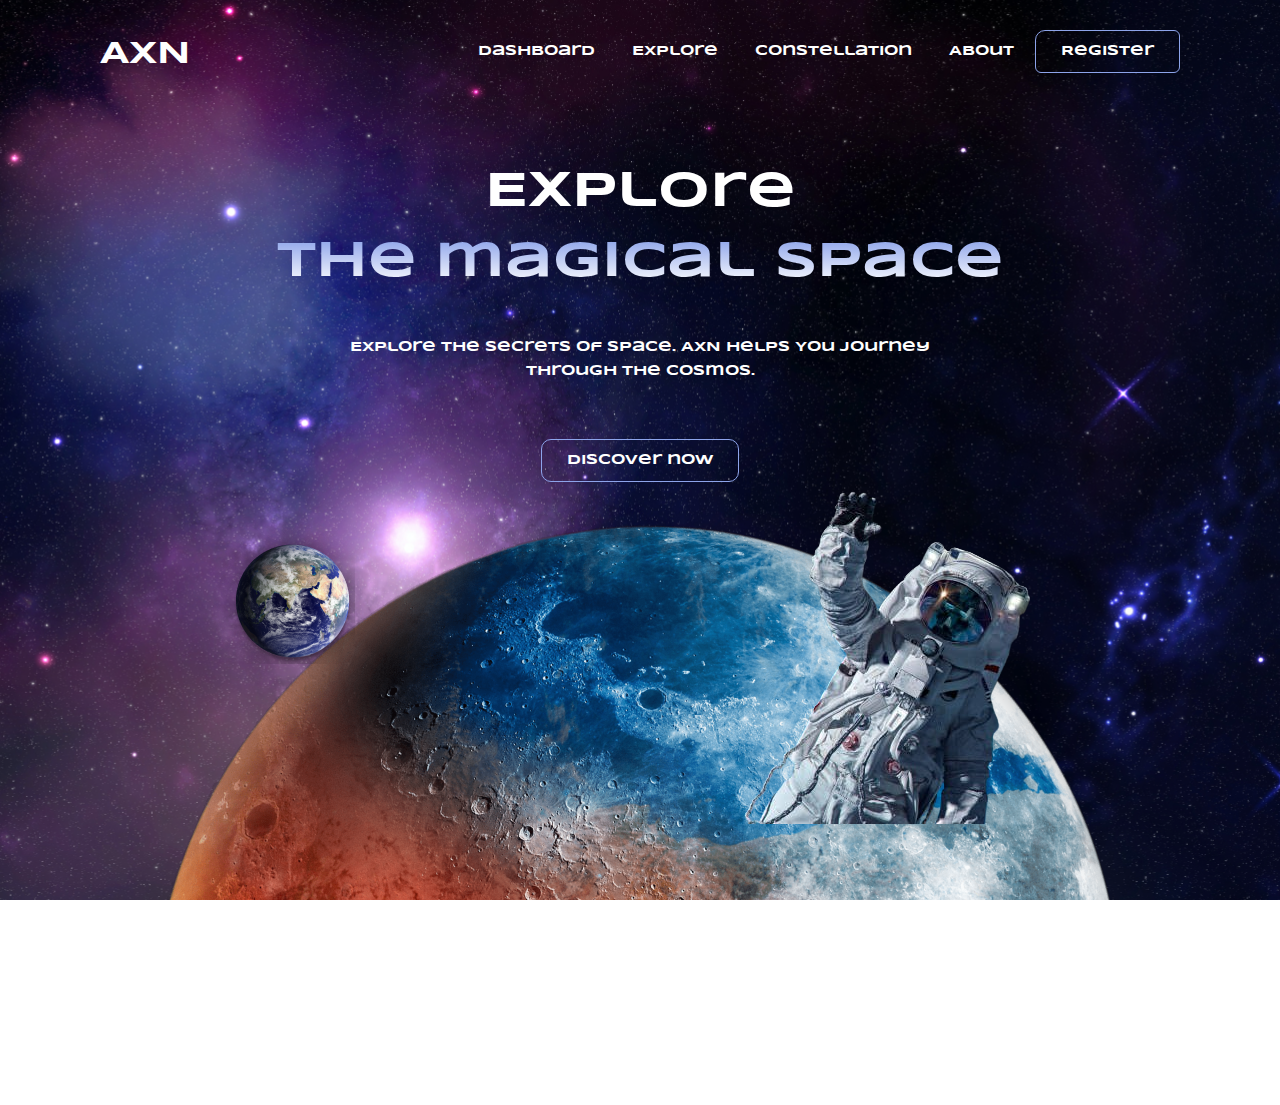
<file: index.html>
<!DOCTYPE html>
<html lang="en">
<head>
    <meta charset="UTF-8">
    <meta name="viewport" content="width=device-width, initial-scale=1.0">
    <link href="https://cdn.jsdelivr.net/npm/bootstrap@5.3.2/dist/css/bootstrap.min.css" rel="stylesheet">
    <link rel="icon" type="image/x-icon" href="images/favicon.ico">
    <title>AXN | SOLAR SYSTEM EXPLORER</title>
    <link rel="stylesheet" href="css/intro.css">
</head>
<body>
<header>
    <div class="logo">
        <h2>AXN</h2>
    </div>

    <!-- MOBILE HAMBURGER BUTTON -->
    <div class="hamburger" id="hamburger">
        <span></span>
        <span></span>
        <span></span>
    </div>

    <div class="nav" id="mobileMenu">
        <ul>
  <li><a href="login.html">Dashboard</a></li>
  <li><a href="login.html">Explore</a></li>
  <li><a href="login.html">Constellation</a></li>
  <li><a href="login.html">About</a></li>
  <li><a href="register.html" class="btn">Register</a></li>
</ul>
    </div>
</header>

    <div class="hero-section">
        <div class="content">
            <h1>Explore <br><span>THe magical Space </span></h1>
            <p>Explore the secrets of space. AxN helps you journey <br> through the cosmos.</p>
            <div class="center-btn">
              <a href="login.html" class="btn">Discover now</a>
            </div>
            <div class="earth-img">
                <img src="images/earth.png" alt="">
            </div>
        </div>
    </div>
    <script src="https://cdn.jsdelivr.net/npm/bootstrap@5.3.2/dist/js/bootstrap.bundle.min.js"></script>
    <script>
    const ham = document.getElementById("hamburger");
    const menu = document.getElementById("mobileMenu");

    ham.addEventListener("click", () => {
        menu.classList.toggle("show");
    });
</script>
</body>
</html>
</file>
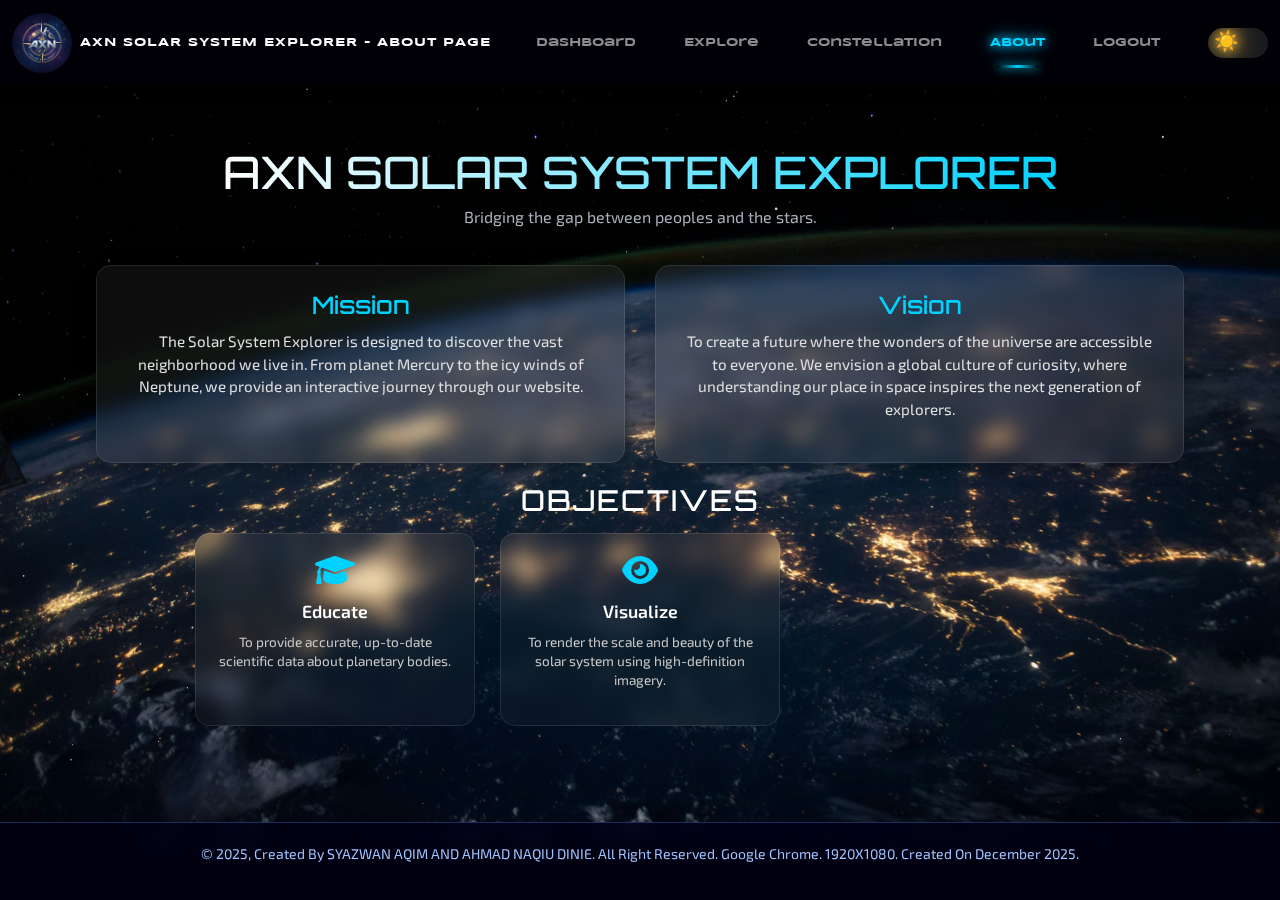
<file: about.html>
<!DOCTYPE html>
<html lang="en">
<head>
    <meta charset="UTF-8">
    <meta name="viewport" content="width=device-width, initial-scale=1.0">
    <title>AXN | Solar System Explorer</title>
    <link href="https://fonts.googleapis.com/css2?family=Exo+2:wght@300;600&family=Orbitron:wght@500;700&display=swap" rel="stylesheet">
    <link rel="stylesheet" href="https://cdnjs.cloudflare.com/ajax/libs/font-awesome/6.0.0/css/all.min.css">
     <link href="https://cdn.jsdelivr.net/npm/bootstrap@5.3.2/dist/css/bootstrap.min.css" rel="stylesheet"> 
     <link rel="icon" type="image/x-icon" href="images/favicon.ico">
    <link rel="stylesheet" href="css/about.css">
</head>
<body>

    <canvas id="starfield"></canvas>

   <!-- ====================== NAVBAR ====================== -->
  <nav class="navbar navbar-expand-lg navbar-dark fixed-top" id="main-navbar">
    <!-- STARFIELD CANVAS (behind everything) -->
    <canvas id="starfield" class="position-absolute top-0 start-0 w-100 h-100"></canvas>

    <div class="container-fluid">
      <a class="navbar-brand d-flex align-items-center" href="index.html">
        <img src="images/logo.jpeg" width="60" height="60" class="me-2">
  <span class="navbar-title">AXN SOLAR SYSTEM EXPLORER - ABOUT PAGE</span>
</a>

      <button class="navbar-toggler" type="button" data-bs-toggle="collapse" data-bs-target="#navbarNav">
        <span class="navbar-toggler-icon"></span>
      </button>

      <div class="collapse navbar-collapse" id="navbarNav">
        <ul class="navbar-nav ms-auto">

        <li class="nav-item">
          <a class="nav-link" href="dashboard.html">Dashboard</a>
        </li>

        <!-- Explore Dropdown -->
        <li class="nav-item dropdown">
          <a class="nav-link dropdown-toggle" href="#" id="exploreDropdown" role="button" data-bs-toggle="dropdown">
            Explore
          </a>
          <ul class="dropdown-menu dropdown-menu-dark" aria-labelledby="exploreDropdown">
            <li><a class="dropdown-item" href="planets.html">Planets</a></li>
            <li><a class="dropdown-item" href="fun.html">Fun Facts</a></li>
          </ul>
        </li>

        <li class="nav-item">
          <a class="nav-link" href="star.html">Constellation</a>
        </li>

        <li class="nav-item">
          <a class="nav-link active" href="about.html">About</a>
        </li>

        <li class="nav-item">
          <a class="nav-link" href="quote.html">Logout</a>
        </li>

        <!-- Dark Mode Toggle -->
        <li class="nav-item d-flex align-items-center ms-3">
          <input type="checkbox" id="toggle-dark-navbar">
          <label for="toggle-dark-navbar" class="toggle-label">
            <span class="toggle-icon">☀️</span>
            <span class="trail-container"></span>
          </label>
        </li>

      </ul>
    </div>
  </div>
</nav>

    <main>
        <section class="hero-section fade-in">
            <h1>AXN SOLAR SYSTEM EXPLORER</h1>
            <p class="subtitle">Bridging the gap between peoples and the stars.</p>
        </section>

        <section class="mission-vision-wrapper fade-in">
            
            <div class="info-box">
                <h2>Mission</h2>
                <p>
                     The Solar System Explorer is designed to discover the vast neighborhood we live in. 
                     From planet Mercury to the icy winds of Neptune, we provide an interactive 
                     journey through our website.
                </p>
            </div>

            <div class="info-box">
                <h2>Vision</h2>
                <p>
                    To create a future where the wonders of the universe are accessible to everyone. 
                    We envision a global culture of curiosity, where understanding our place in space 
                    inspires the next generation of explorers.
                </p>
            </div>

        </section>

        <section class="objectives-section">
            <h2 class="section-title fade-in">Objectives</h2>
            
            <div class="cards-container">
                
                <div class="objective-card hidden">
                    <i class="fa-solid fa-graduation-cap icon"></i>
                    <h3>Educate</h3>
                    <p>To provide accurate, up-to-date scientific data about planetary bodies.</p>
                </div>

                <div class="objective-card hidden">
                    <i class="fa-solid fa-eye icon"></i>
                    <h3>Visualize</h3>
                    <p>To render the scale and beauty of the solar system using high-definition imagery.</p>
                </div>

                <div class="objective-card hidden">
                    <i class="fa-solid fa-rocket icon"></i>
                    <h3>Inspire</h3>
                    <p>To ignite curiosity about space exploration and the future of humanity.</p>
                </div>

            </div>
        </section>
    </main>

    <footer class="classic-footer">
  <p>© 2025, Created By SYAZWAN AQIM AND AHMAD NAQIU DINIE. All Right Reserved. Google Chrome. 1920X1080. Created On December 2025.</p>
</footer>
<script src="https://cdn.jsdelivr.net/npm/bootstrap@5.3.2/dist/js/bootstrap.bundle.min.js"></script>
    <script src="js/about.js"></script>
</body>
</html>
</file>
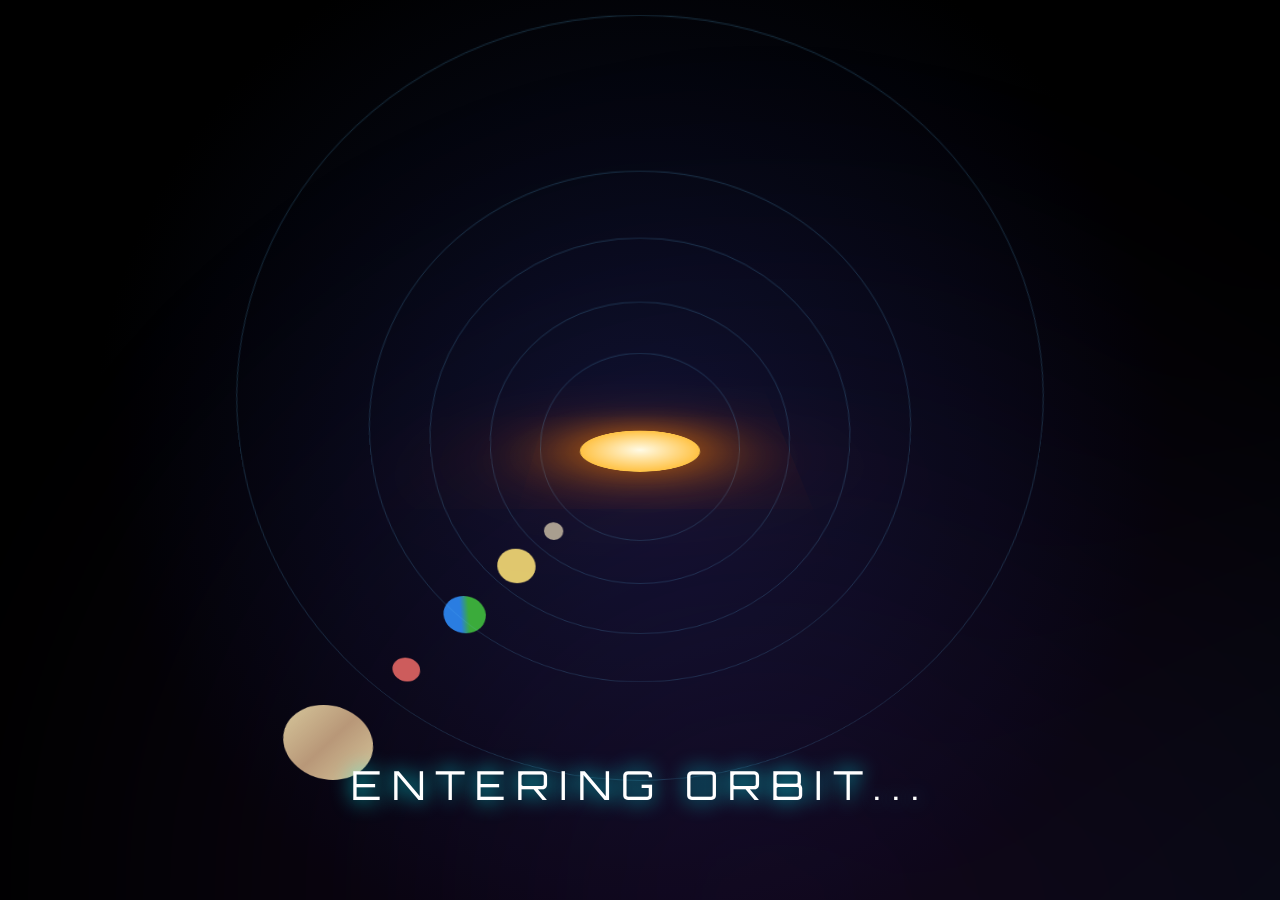
<file: loading.html>
<!DOCTYPE html>
<html lang="en">
<head>
  <meta charset="UTF-8" />
  <meta name="viewport" content="width=device-width, initial-scale=1.0"/>
  <title>AXN | Solar System Explorer</title>
  <style>
    @import url('https://fonts.googleapis.com/css2?family=Orbitron:wght@500;900&display=swap');
    

    * { margin: 0; padding: 0; box-sizing: border-box; }
    body, html { height: 100%; overflow: hidden; background: #000; font-family: 'Orbitron', sans-serif; }

    .space {
      position: fixed;
      inset: 0;
      perspective: 1000px;
      background: radial-gradient(circle at center, #0b1029 0%, #000 70%);
    }

    .stars {
      position: absolute;
      width: 100%; height: 100%;
      background: transparent url('https://assets.codepen.io/1538474/star.png') repeat;
      animation: drift 200s linear infinite;
    }

    .nebula {
      position: absolute;
      width: 200%; height: 200%;
      background: radial-gradient(circle at 30% 50%, rgba(120,50,200,0.15) 0%, transparent 40%),
                  radial-gradient(circle at 80% 70%, rgba(60,150,255,0.15) 0%, transparent 50%);
      animation: nebula 60s ease-in-out infinite alternate;
      filter: blur(80px);
    }

    /* === Solar System (same as before – shortened for readability) === */
    .solar-system {
      position: absolute;
      top: 50%; left: 50%;
      width: 800px; height: 800px;
      transform: translate(-50%, -50%) rotateX(70deg);
      transform-style: preserve-3d;
      animation: rotateSystem 120s linear infinite;
    }

    .sun { position: absolute; top: 50%; left: 50%; width: 120px; height: 120px; margin: -60px;
      background: radial-gradient(circle, #fffbe6, #ffaa00); border-radius: 50%;
      box-shadow: 0 0 100px #ff8800, 0 0 200px #ff4400;
      animation: pulse 4s ease-in-out infinite alternate; }

    /* (All planet/orbit styles are exactly the same as previous code – I’m keeping them for the effect) */
    .orbit { position: absolute; top: 50%; left: 50%; border: 1px solid rgba(100,200,255,0.2);
      border-radius: 50%; transform: translate(-50%,-50%) rotateX(90deg); }
    .planet { position: absolute; border-radius: 50%; }
    .planet::before { content:''; position: absolute; border-radius: 50%; }

    .mercury-orbit { width:200px; height:200px; animation: counter 8s linear infinite; }
    .mercury { width:20px; height:20px; animation: orbit 8s linear infinite; }
    .mercury::before { width:20px; height:20px; background:#a89f91; }

    .venus-orbit { width:300px; height:300px; animation: counter 20s linear infinite; }
    .venus { width:40px; height:40px; animation: orbit 20s linear infinite; }
    .venus::before { width:40px; height:40px; background:#e0c86e; }

    .earth-orbit { width:420px; height:420px; animation: counter 36s linear infinite; }
    .earth { width:45px; height:45px; animation: orbit 36s linear infinite; }
    .earth::before { width:45px; height:45px; background:linear-gradient(90deg,#2a7de1 40%,#3bab3b 60%); }

    .mars-orbit { width:540px; height:540px; animation: counter 60s linear infinite; }
    .mars { width:30px; height:30px; animation: orbit 60s linear infinite; }
    .mars::before { width:30px; height:30px; background:#cd5c5c; }

    .jupiter-orbit { width:800px; height:800px; animation: counter 180s linear infinite; }
    .jupiter { width:100px; height:100px; animation: orbit 180s linear infinite; }
    .jupiter::before { width:100px; height:100px; background:linear-gradient(45deg,#d8ca9d,#b89778,#d8ca9d); }

    /* === Black Hole & Welcome Screen === */
    .black-hole {
      position: fixed;
      top: 50%; left: 50%;
      width: 0; height: 0;
      background: #000;
      border-radius: 50%;
      transform: translate(-50%, -50%);
      z-index: 10;
      opacity: 0;
    }

    .accretion-disk {
      position: fixed;
      top: 50%; left: 50%;
      width: 200px; height: 60px;
      background: radial-gradient(circle, #ff4400, transparent);
      border-radius: 50%;
      transform: translate(-50%, -50%) rotateX(80deg);
      opacity: 0;
      animation: disk 8s infinite linear;
      z-index: 11;
    }

    .welcome-screen {
      position: fixed;
      inset: 0;
      background: radial-gradient(circle at center, #0d001a 0%, #000 80%);
      display: flex;
      flex-direction: column;
      align-items: center;
      justify-content: center;
      opacity: 0;
      visibility: hidden;
      transition: opacity 2s ease;
      z-index: 20;
      color: white;
    }

    .welcome-screen h1 {
      font-size: 5rem;
      margin-bottom: 1rem;
      background: linear-gradient(90deg, #00ffff, #ff00ff);
      -webkit-background-clip: text;
      background-clip: text;
      color: transparent;
      animation: titleGlow 4s infinite alternate;
    }

    .welcome-screen p {
      font-size: 2rem;
      margin-bottom: 3rem;
      letter-spacing: 8px;
      opacity: 0.9;
    }

    .enter-btn {
      padding: 18px 60px;
      font-family: 'Orbitron', sans-serif;
      font-size: 1.8rem;
      font-weight: 900;
      color: #fff;
      background: transparent;
      border: 3px solid #00ffff;
      border-radius: 50px;
      cursor: pointer;
      box-shadow: 0 0 30px #00ffff;
      transition: all 0.4s;
      letter-spacing: 5px;
    }

    .enter-btn:hover {
      background: #00ffff22;
      box-shadow: 0 0 60px #00ffff, inset 0 0 30px #00ffff;
      transform: scale(1.1);
      color: #fff;
    }

    /* Animations */
    @keyframes rotateSystem { to { transform: translate(-50%, -50%) rotateX(70deg) rotateY(360deg); } }
    @keyframes orbit { to { transform: rotate(360deg) translateX(150%) rotate(-360deg); } }
    @keyframes counter { to { transform: translate(-50%, -50%) rotateX(90deg) rotateZ(-360deg); } }
    @keyframes pulse { to { box-shadow: 0 0 150px #ffaa00, 0 0 300px #ff6600; } }
    @keyframes drift { to { background-position: 10000px 10000px; } }
    @keyframes nebula { 100% { transform: rotate(360deg); } }
    @keyframes disk { to { transform: translate(-50%, -50%) rotateX(80deg) rotateZ(360deg); } }
    @keyframes titleGlow { from { text-shadow: 0 0 30px #00ffff; } to { text-shadow: 0 0 80px #00ffff, 0 0 120px #ff00ff; } }
    @keyframes blackHoleReveal {
      0% { width: 0; height: 0; opacity: 0; }
      70% { width: 2200px; height: 2200px; opacity: 1; }
      100% { width: 3000px; height: 3000px; opacity: 1; }
    }
  </style>
</head>
<body>

  <div class="space">
    <div class="stars"></div>
    <div class="nebula"></div>

    <div class="solar-system" id="system">
      <div class="sun"></div>
      <div class="orbit mercury-orbit"><div class="planet mercury"></div></div>
      <div class="orbit venus-orbit"><div class="planet venus"></div></div>
      <div class="orbit earth-orbit"><div class="planet earth"></div></div>
      <div class="orbit mars-orbit"><div class="planet mars"></div></div>
      <div class="orbit jupiter-orbit"><div class="planet jupiter"></div></div>
    </div>

    <div class="accretion-disk" id="disk"></div>
    <div class="black-hole" id="blackhole"></div>

    <div class="loading-text" style="position:absolute;bottom:10%;left:50%;transform:translateX(-50%);color:#fff;font-size:2.5rem;letter-spacing:10px;text-shadow:0 0 20px #00ffff;">
      ENTERING ORBIT...
    </div>
  </div>

<!-- WELCOME SCREEN (appears after black hole) -->
<div class="welcome-screen" id="welcome">
  <h1 id="greeting">Hello, Explorer</h1>   <!-- This will be changed automatically by JS -->
  <p>WELCOME TO THE COSMOS</p>
  <button class="enter-btn" onclick="window.location.href='landing.html'">ENTER DASHBOARD</button>
</div>

<script>
  let username = "Explorer"; // Default for direct access

  const savedUsername = localStorage.getItem("cosmicUsername");
  const loginTime = localStorage.getItem("cosmicLoginTime");
  const now = Date.now();
  const thirtySeconds = 30 * 1000;

  // Only trust the username if login happened recently
  if (savedUsername && loginTime && (now - parseInt(loginTime) < thirtySeconds)) {
    username = savedUsername; // Real user → show their name
  } else {
    // Direct access or too old → clean everything
    localStorage.removeItem("cosmicUsername");
    localStorage.removeItem("cosmicLoginTime");
  }

  // Show the greeting
  document.getElementById('greeting').textContent = `Hello, ${username}`;

    // 6 seconds → black hole starts eating everything
    setTimeout(() => {
      document.getElementById('blackhole').style.animation = 'blackHoleReveal 4s forwards';
      document.getElementById('disk').style.opacity = 'opacity:0.9; animation: disk 8s infinite linear;';
      document.querySelector('.loading-text').textContent = 'SYNCHRONIZING...';
    }, 6000);

    // 10 seconds → show the beautiful welcome screen
    setTimeout(() => {
      document.getElementById('welcome').style.opacity = '1';
      document.getElementById('welcome').style.visibility = 'visible';
      // Hide the entire space background
      document.querySelector('.space').style.opacity = '0';
      document.querySelector('.space').style.transition = 'opacity 2s';
    }, 10000);
  </script>
</body>
</html>
</file>
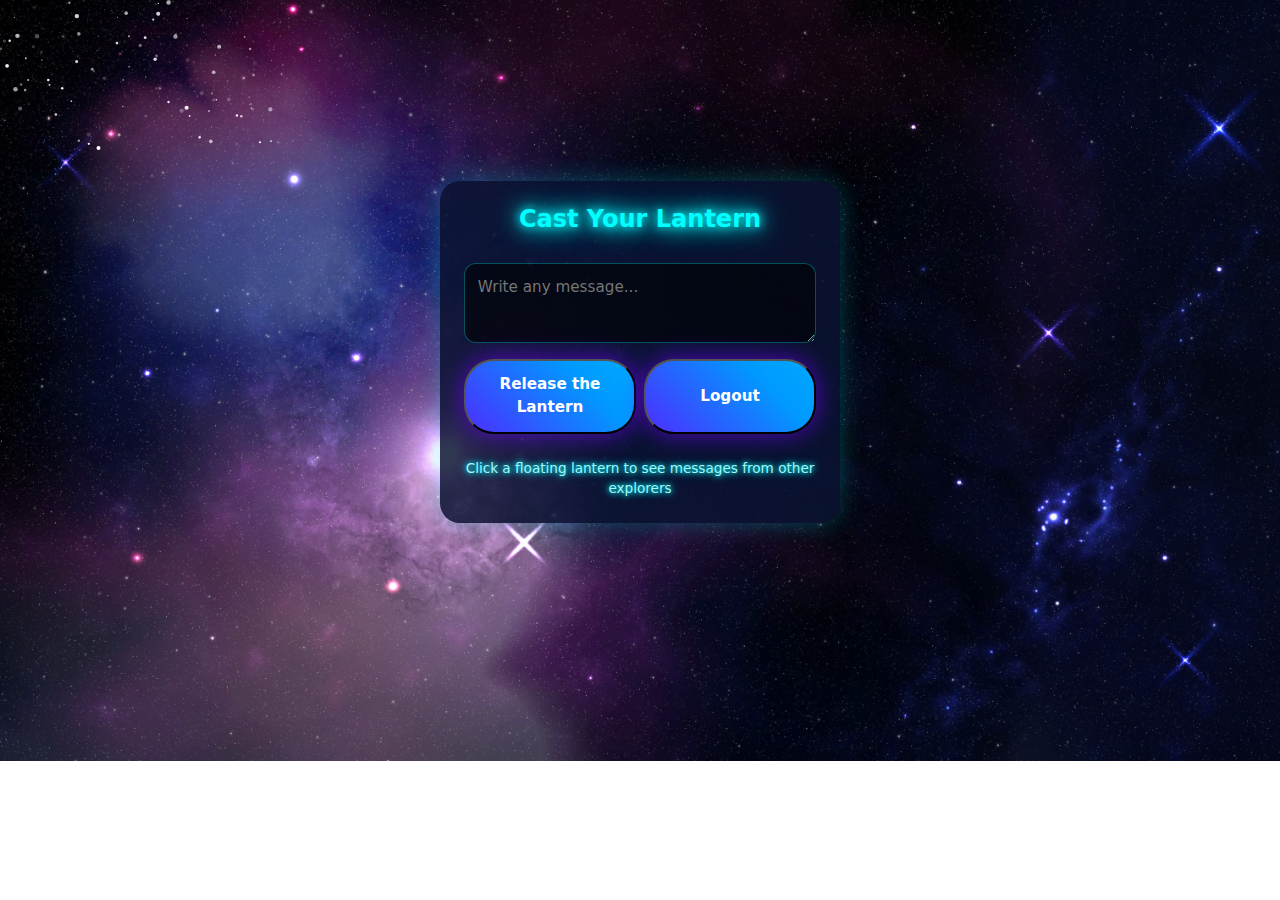
<file: quote.html>
<!DOCTYPE html>
<html lang="en">
<head>
  <meta charset="UTF-8">
  <meta name="viewport" content="width=device-width, initial-scale=1.0">
  <title>AXN | Solar System Explorer</title>
  <link rel="icon" href="images/logo.png">
  <link href="https://cdn.jsdelivr.net/npm/bootstrap@5.3.2/dist/css/bootstrap.min.css" rel="stylesheet">
  <link rel="icon" type="image/x-icon" href="images/favicon.ico">
  <link rel="stylesheet" href="css/quote.css">  <!-- ← THIS ONE -->
</head>
<body>
<div id="bubble-container"></div>
  <canvas id="starfield"></canvas>

<div class="messages-container">
  <div class="write-card">
    <h2>Cast Your Lantern</h2>
    <textarea id="userMessage" placeholder="Write any message..." maxlength="140"></textarea>
    
    <!-- Buttons side by side -->
    <div class="button-group">
      <button id="launchBtn" class="nebula-btn">Release the Lantern</button>
      <button id="logoutBtn" class="nebula-btn">Logout</button>
    </div>

    <small>Click a floating lantern to see messages from other explorers</small>
  </div>
</div>
<div id="bubble-container"></div>
<canvas id="starfield"></canvas>

  <script src="js/script.js"></script>        <!-- starfield -->
  <script src="js/quote.js"></script> <!-- ← THIS JS file (the one I gave you last) -->
</body>
</html>
</file>
<file: css/intro.css>
html, body {
  height: 100%;       /* full viewport height */
  margin: 0;          /* remove default margin */
  overflow: hidden;   /* disables scrolling */
}

@font-face {
    font-family:"Syncopate-Bold";
    src: url(../font/Syncopate-Bold.ttf);
}
*{
    margin: 0;
    padding: 0;
    box-sizing: border-box;
}
body{
    width: 100%;
    height: 100vh;
    background-image: url(../images/star.png);
    background-repeat: no-repeat;
    background-size: cover;
    background-position: center;
}
header{
    display: flex;
    align-items: center;
    justify-content: space-between;
    padding: 30px 100px;
}
.logo{
    font-family:"Syncopate-Bold";
    font-weight: 800;
    font-size: 21px;
    color: #fff;
}
ul li a {
  text-decoration: none;  /* remove underline */
  color: #fff;            /* white text */
  padding: 0.5rem 1rem;   /* optional padding */
  display: inline-block;  /* behave like a button */
  transition: all 0.3s ease;
}

ul li a:hover {
  text-shadow: 0 0 10px #00ffff; /* glow on hover */
  color: #00ffff;                 /* optional hover color */
}

.nav ul{
    display: flex;
    align-items: center;
}
.nav ul li{
    font-family:"Syncopate-Bold";
    font-weight: 800;
    font-size: 14px;
    color: #fff;
    margin-left: 5px;
    list-style: none;
    text-transform: capitalize;
    cursor: pointer;
}
.nav ul li:hover{
     background:linear-gradient(to bottom,#8DA4EA,#1a7a0d);
    -webkit-background-clip: text;
    -webkit-text-fill-color: transparent;
}
.btn{
    font-family:"Syncopate-Bold";
    font-weight: 800;
    font-size: 14px;
    color: #fff;
    border: 1px solid #8DA4EA;
    padding: 10px 25px;
    border-top-left-radius: 10px;
    background: transparent;
}
.content h1{
    font-family:"Syncopate-Bold";
    font-weight: 800;
    font-size: 50px;
    color: #fff;
    text-align: center;
    line-height: 70px;
    margin-top: 3%;
}
.content h1 span{
    background:linear-gradient(to bottom,#8DA4EA,#fff);
    -webkit-background-clip: text;
    -webkit-text-fill-color: transparent; 
}
.content p{
    font-family:"Syncopate-Bold";
    font-weight: 800;
    font-size: 14px;
    color: #fff;
    text-align: center;
    text-transform: capitalize;
    line-height: 24px;
    padding: 30px 0px 40px;
}
.center-btn{
     width: 100%;
     display: flex;
     align-items: center;
     justify-content: center;
}
.content .btn{
    display: flex;
    align-items: center;
    gap: 10px;
    cursor: pointer;
    background: transparent;
    text-decoration: none;  
}

.content .btn {
    display: flex;
    align-items: center;
    gap: 10px;
    cursor: pointer;
    background: transparent;
    text-decoration: none;
    color: #fff;
    border: 1px solid #8DA4EA;   /* add a border if you want */
    padding: 10px 25px;
    border-radius: 10px;
    transition: 0.3s ease;        /* smooth transition for glow */
}

/* Glow effect on hover */
.content .btn:hover {
    box-shadow: 0 0 10px #8DA4EA, 0 0 20px #8DA4EA, 0 0 30px #8DA4EA;
    transform: scale(1.05); /* optional: slightly enlarge button */
}
.earth-img {
    display: flex;
    align-items: center;
    justify-content: center;
    margin-top: 37px;
    position: relative;
}
.earth-img::before {
    content: '';
    position: absolute;
    background-image: url(../images/globe.png);
    background-repeat: no-repeat;
    top: 0px;
    left: 210px;
    width: 145px;
    height: 145px;
}
.earth-img::after {
    content: '';
    position: absolute;
    background-image: url(../images/astronout.png);
    background-repeat: no-repeat;
    right: 120px;
    top: -45px;
    width: 35%;
    height: 147%;
}

/* --- Tablet (≤768px) --- */
@media (max-width: 576px) {
    .earth-img::after {
        right: 50px;      /* move closer to center */
        top: -20px;       /* adjust vertical position */
        width: 25%;       /* scale down */
        height: auto;
        background-size: contain;
    }
}

/* --- Mobile (≤480px) --- */
@media (max-width: 480px) {
    .earth-img::after {
        right: 20px;      /* move closer to center */
        top: 0;           /* align vertically with hero bottom */
        width: 18%;       /* smaller on phones */
        height: auto;
        background-size: contain;
    }
}
.navbar-toggler {
    border-color: rgba(255, 255, 255, 0.5);
}
.navbar-toggler-icon {
    background-image: url("data:image/svg+xml;charset=utf8,%3Csvg viewBox='0 0 30 30' xmlns='http://www.w3.org/2000/svg'%3E%3Cpath stroke='white' stroke-width='2' stroke-linecap='round' stroke-miterlimit='10' d='M4 7h22M4 15h22M4 23h22'/%3E%3C/svg%3E");
}
/* HAMBURGER (hidden on desktop) */
.hamburger {
    display: none;
    flex-direction: column;
    gap: 5px;
    cursor: pointer;
}
.hamburger span {
    width: 25px;
    height: 3px;
    background: white;
    display: block;
}
/* MOBILE SETTINGS */
@media (max-width: 954px) {
    .nav {
        display: none;  
        position: absolute;
        top: 80px;
        right: 30px;
        background: rgba(0,0,0,0.6);
        padding: 20px;
        border-radius: 10px;
    }
    .nav ul {
        display: flex;
        flex-direction: column;
        gap: 20px;
    }
    .hamburger {
        display: flex;
    }
    .nav.show {
        display: block;
    }
    header {
        padding: 20px 30px;
    }
}
@media (max-width: 480px) {
    .earth-img::after {
        right: 0;
        top: 0;
        width: 60%;
        height: auto;
        background-size: contain;
    }
    .earth-img::before {
        left: 0;
        background-size: contain;
    }
    .earth-img img {
        max-width: 80%;
    }
}

/* --- Tablet (≤768px) --- */
@media (max-width: 735px) {
    .content h1 {
        font-size: 36px;      /* smaller heading */
        line-height: 50px;    /* adjust line height */
    }
    
    .content h1 span {
        font-size: 36px;
    }

    .content p {
        font-size: 12px;      /* smaller paragraph */
        line-height: 20px;
    }
}

/* --- Mobile (≤480px) --- */
@media (max-width: 480px) {
    .content h1 {
        font-size: 24px;      /* much smaller heading */
        line-height: 34px;
    }
    
    .content h1 span {
        font-size: 24px;
    }

    .content p {
        font-size: 10px;      /* smaller paragraph for phones */
        line-height: 16px;
    }
}

/* --- Tablet (≤768px) --- */
@media (max-width: 768px) {
    .earth-img::after {
        right: 50px;      /* move closer to center */
        top: -20px;       /* adjust vertical position */
        width: 25%;       /* scale down */
        height: auto;
        background-size: contain;
    }
}

/* --- Mobile (≤480px) --- */
@media (max-width: 480px) {
    .earth-img::after {
        right: 20px;      /* move closer to center */
        top: 0;           /* align vertically with hero bottom */
        width: 18%;       /* smaller on phones */
        height: auto;
        background-size: contain;
    }
}
</file>
<file: css/about.css>
* {
    margin: 0;
    padding: 0;
    box-sizing: border-box;
}

body {
    font-family: 'Exo 2', sans-serif;
    background: linear-gradient(to bottom, #000000 0%, #0b0d17 100%);
    color: #ffffff;
    min-height: 100vh;     
    overflow: hidden;    
    display: flex;       
    flex-direction: column;
    background-image: url(../images/img2.jpg);
    background-size: 100% auto;
}

#starfield {
  position: fixed;
  top: 0; left: 0;
  width: 100%;
  height: 100%;
  z-index: 1;                          /* Behind navbar & content */
  pointer-events: none;
}

@font-face {
    font-family:"Syncopate-Bold";
    src: url(../font/Syncopate-Bold.ttf);
}
.navbar-nav {
  display: flex !important;                /* ensure flex layout */
  gap: 1rem !important;                    /* space between items */
  font-family: 'Syncopate-Bold', sans-serif !important;  /* your custom font */
  font-size: 12px !important; 

}
.navbar-title {
  font-family: 'Syncopate-Bold', sans-serif !important; /* your font */
  font-size: 12px !important;                          /* adjust size */
  letter-spacing: 1px;                                   /* optional spacing between letters */
}


.nav-link.active {
  color: #00d2ff !important;
  text-shadow: 
    0 0 10px #00d2ff,
    0 0 20px #00aaff;
  font-weight: 700;
  position: relative;
}

.nav-link.active::after {
  content: '';
  position: absolute;
  bottom: -8px;
  left: 50%;
  transform: translateX(-50%);
  width: 60%;
  height: 3px;
  background: linear-gradient(90deg, transparent, #00d2ff, transparent);
  border-radius: 2px;
  box-shadow: 0 0 10px #00d2ff;
}

  /* Smooth fade-in */
  .dropdown-menu {
    transition: opacity 0.25s ease, transform 0.25s ease;
    opacity: 0;
    transform: translateY(10px);
    display: block;
    visibility: hidden;
  }
  
  .nav-item.dropdown:hover > .dropdown-menu {
    opacity: 1;
    transform: translateY(0);
    visibility: visible;
  }

/* Starfield inside dropdown + glassy dark look */
.dropdown-menu {
  background: rgba(10, 10, 30, 0.85) !important;   /* Deep space color */
  backdrop-filter: blur(10px);                     /* Glassmorphism */
  border: 1px solid rgba(100, 150, 255, 0.3);
  border-radius: 12px;
  overflow: hidden;                                /* Important for the pseudo-canvas */
}

/* This creates moving stars inside the dropdown */
.dropdown-menu::before {
  content: "";
  position: absolute;
  top: 0; left: 0; right: 0; bottom: 0;
  background-image: 
    radial-gradient(2px 2px at 20px 30px, #eee, transparent),
    radial-gradient(2px 2px at 40px 70px, #fff, transparent),
    radial-gradient(1px 1px at 90px 40px, #fff, transparent),
    radial-gradient(1px 1px at 130px 80px, #eee, transparent),
    radial-gradient(2px 2px at 160px 30px, #fff, transparent),
    radial-gradient(1px 1px at 50px 20px, #fff, transparent),
    radial-gradient(2px 2px at 80px 60px, #eee, transparent),
    radial-gradient(1px 1px at 110px 10px, #fff, transparent),
    radial-gradient(2px 2px at 150px 50px, #eee, transparent),
    radial-gradient(1px 1px at 180px 80px, #fff, transparent);
  background-repeat: repeat;
  background-size: 200px 100px;
  animation: starfieldMove 25s linear infinite;
  pointer-events: none;
  z-index: -1;
}

@keyframes starfieldMove {
  from { background-position: 0 0; }
  to   { background-position: 0 100px; }
}

/* Make dropdown items pop */
.dropdown-item {
  color: #bbd0ff !important;
  transition: all 0.2s ease;
}

.dropdown-item:hover {
  background: rgba(100, 150, 255, 0.25) !important;
  color: white !important;
  text-shadow: 0 0 10px rgba(100, 200, 255, 0.8);
}
#main-navbar {
  overflow: visible !important;        /* Crucial */
  z-index: 1050;                       /* Same as Bootstrap navbar default */
}

#starfield {
  z-index: 0;                          /* Behind everything */
  pointer-events: none;                /* Lets clicks pass through to navbar */
}

#main-navbar .position-relative,
#main-navbar a,
#main-navbar button,
#main-navbar ul,
#main-navbar .dropdown-menu {
  z-index: 10;                         /* Above the canvas */
}

/* Make sure dropdown appears above canvas */
.dropdown-menu {
  z-index: 1060 !important;            /* Higher than navbar */

}#toggle-dark-navbar {
  position: absolute;
  opacity: 0;
}

/* Toggle track */
.toggle-label {
  position: relative;
  display: inline-block;
  width: 60px;
  height: 30px;
  background: rgba(255,255,255,0.1);
  border-radius: 30px;
  cursor: pointer;
  transition: background 0.3s ease;
  overflow: hidden;
}

/* Icon (sun/moon) */
.toggle-icon {
  position: absolute;
  font-size: 20px;
  top: 50%;
  transform: translateY(-50%);
  left: 6px;
  transition: all 0.35s cubic-bezier(0.4, 0, 0.2, 1);
  filter: drop-shadow(0 0 4px #ffdd55);
  pointer-events: none;
}

/* Comet Trail */
.toggle-comet {
  position: absolute;
  top: 50%;
  left: 8px;
  width: 10px;
  height: 4px;
  background: linear-gradient(to right, rgba(255,255,255,0.7), transparent);
  transform: translateY(-50%);
  border-radius: 10px;
  opacity: 0;
  transition: all 0.35s ease;
  filter: drop-shadow(0 0 6px #ffffff);
}

.trail-container {
  position: absolute;
  top: 50%;
  left: 0;
  width: 100%;
  height: 100%;
  pointer-events: none;
}

/* Trail particle */
.trail-particle {
  position: absolute;
  width: 6px;
  height: 6px;
  border-radius: 50%;
  top: 50%;
  transform: translateY(-50%);
  background: #ffd86b;
  filter: drop-shadow(0 0 6px #ffd86b);
  animation-fill-mode: forwards;
}

/* Moon color */
.trail-particle.moon-mode {
  background: #00eaff;
  filter: drop-shadow(0 0 10px #00eaff);
}

@keyframes comet {
  0% { transform: translateX(0) translateY(var(--scatter-y)) scale(1); opacity: 1; }
  100% { transform: translateX(var(--distance, 28px)) translateY(var(--scatter-y)) scale(0.3); opacity: 0; }
}

/* DARK MODE — move icon to right (moon) */
#toggle-dark-navbar:checked + .toggle-label .toggle-icon {
  left: 34px;
  content: "🌙";
  filter: drop-shadow(0 0 6px #00eaff) drop-shadow(0 0 12px #00eaff);
}

/* Comet trail activates */
#toggle-dark-navbar:checked + .toggle-label .toggle-comet {
  opacity: 1;
  width: 26px;
  left: 8px;
  background: linear-gradient(to right, rgba(0,255,255,0.8), transparent);
  filter: drop-shadow(0 0 10px #00ffff);
  animation: cometMove 0.35s ease forwards;
}

/* COMET MOVEMENT */
@keyframes cometMove {
  0% { transform: translate(-5px, -50%); opacity: 1; }
  100% { transform: translate(25px, -50%); opacity: 0; }
}

/* Light mode sun glow */
#toggle-dark-navbar:not(:checked) + .toggle-label .toggle-icon {
  filter: drop-shadow(0 0 6px #ffdd55) drop-shadow(0 0 12px #ffcc33);
}

/* Light mode comet (reverse direction) */
#toggle-dark-navbar:not(:checked) + .toggle-label .toggle-comet {
  background: linear-gradient(to right, rgba(255,200,0,0.8), transparent);
}
/* Light mode overlay */
body.light-mode::before,
body.dark-mode::before {
  content: "";
  position: fixed; /* fixed so it covers viewport */
  top: 0;
  left: 0;
  width: 100%;
  height: 100%;
  pointer-events: none;
  z-index: -1; /* behind content but above background */
}

/* Light mode tint */
body.light-mode::before {
  background-color: rgba(255,255,255,0.05); /* slight light tint */
}

/* Dark mode overlay */
body.dark-mode::before {
  background-color: rgba(0,0,0,0.7); /* dark overlay */
}
body.dark-mode .login-card,
body.dark-mode .register-card,
body.dark-mode .dashboard-right .card,
body.dark-mode .dashboard-chart-card {
  background: rgba(20,20,20,0.8);
  color: #fff;
}


/* Fixed top and background */
#main-navbar {
  position: relative;           /* Needed for the canvas to be positioned inside */
  overflow: hidden;             /* Prevents stars from leaking out */
  background: rgba(0, 0, 20, 0.8); /* fallback color */

}
  .navbar .dropdown-toggle::after {
  display: none; /* hides the arrow */
}

/* Make sure navbar text/links stay on top */
.navbar-brand,
.navbar-nav .nav-link,
.form-check-label {
  position: relative;
  z-index: 1;
}

/* Navbar link hover effect */
.navbar-nav .nav-link {
  position: relative;
  transition: color 0.3s ease;
}

.navbar-nav .nav-link:hover {
  color: #58A6FF;
  text-shadow: 0 0 5px #58A6FF;
}

/* ---------- NAVBAR ---------- */
#main-navbar {
  position: fixed;
  top: 0;
  left: 0;
  width: 100%;
  z-index: 999;
  background: rgb(0, 0, 6) !important;   /* slightly more transparent */
  backdrop-filter: blur(10px);
  -webkit-backdrop-filter: blur(10px);
  box-shadow: 0 2px 12px rgba(0,0,0,0.5);
  transition: all 0.3s ease;
}

/* Navbar brand/logo */
#main-navbar .navbar-brand img {
  border-radius: 50%;
}

/* Navbar links */
#main-navbar .nav-link {
  position: relative;
  margin: 0 0.5rem;
  transition: color 0.3s ease;
}
header {
    flex-shrink: 0; 
    padding: 15px 50px; 
    display: flex;
    justify-content: space-between;
    align-items: center;
    z-index: 100;
}

.logo {
    font-family: 'Orbitron', sans-serif;
    font-size: 1.4rem;
    letter-spacing: 2px;
    color: #00d2ff;
    text-shadow: 0 0 10px rgba(0, 210, 255, 0.7);
}

nav ul {
    list-style: none;
    display: flex;
    gap: 30px;
}

nav a {
    text-decoration: none;
    color: #ffffff;
    font-weight: 600;
    font-size: 0.9rem;
    transition: color 0.3s ease;
}


main {
    flex-grow: 1; 
    width: 100%;
    max-width: 1400px;
    margin: 0 auto;
    
    
    display: flex;
    flex-direction: column;
    justify-content: center; 
    align-items: center;     
    gap: 20px; 
    padding-top: 50px;
}


.hero-section {
    text-align: center;
}

.hero-section h1 {
    font-family: 'Orbitron', sans-serif;
    font-size: 2.8rem;
    margin-bottom: 5px;
    background: linear-gradient(90deg, #ffffff, #00d2ff);
    -webkit-background-clip: text;
    -webkit-text-fill-color: transparent;
}

.subtitle {
    font-size: 1rem;
    color: #aab2bd;
}


.mission-vision-wrapper {
    display: flex;
    justify-content: center;
    gap: 30px;
    width: 85%;
    max-width: 1100px;
}


.info-box {
    background: rgba(255, 255, 255, 0.05);
    backdrop-filter: blur(10px);
    border: 1px solid rgba(255, 255, 255, 0.1);
    border-radius: 15px;
    padding: 25px;
    
    flex: 1; 
    text-align: center;
    box-shadow: 0 4px 20px rgba(0,0,0,0.3);
    transition: transform 0.3s ease;
}

.info-box:hover {
    transform: translateY(-5px);
    border-color: #00d2ff;
}

.info-box h2 {
    font-family: 'Orbitron', sans-serif;
    color: #00d2ff;
    margin-bottom: 10px;
    font-size: 1.5rem;
}

.info-box p {
    font-size: 0.95rem;
    line-height: 1.5;
    color: #e0e0e0;
}


.objectives-section {
    width: 100%;
    text-align: center;
}

.section-title {
    font-family: 'Orbitron', sans-serif;
    font-size: 1.8rem;
    color: #fff;
    margin-bottom: 15px;
    text-transform: uppercase;
    letter-spacing: 2px;
}


.cards-container {
    display: flex;
    justify-content: center; 
    align-items: stretch;
    gap: 25px;
    width: 100%;
    padding: 0 20px;
}

.objective-card {
    background: rgba(255, 255, 255, 0.03);
    backdrop-filter: blur(10px);
    padding: 20px;
    border-radius: 15px;
    border: 1px solid rgba(255, 255, 255, 0.1);
    transition: transform 0.3s ease, border-color 0.3s ease;
    text-align: center;
    
    width: 280px; 
    display: flex;
    flex-direction: column;
    align-items: center;
}

.objective-card:hover {
    transform: translateY(-5px);
    border-color: #00d2ff;
    background: rgba(255, 255, 255, 0.08);
}

.icon {
    font-size: 2rem;
    color: #00d2ff;
    margin-bottom: 15px;
}

.objective-card h3 {
    font-family: 'Exo 2', sans-serif;
    font-weight: 600;
    margin-bottom: 10px;
    font-size: 1.1rem;
    color: #fff;
}

.objective-card p {
    color: #ccc;
    font-size: 0.85rem;
    line-height: 1.4;
}


footer {
    text-align: center;
    color: #555;
    font-size: 0.8rem;
    padding-bottom: 10px;
    pointer-events: none;
}


.hidden {
    opacity: 0;
    transform: translateY(20px);
    transition: all 0.6s ease-out;
}

.show {
    opacity: 1;
    transform: translateY(0);
}


@media (max-width: 900px) {
    body {
        height: auto;
        overflow-y: auto;
        display: block;
    }
    main {
        padding: 40px 10px;
    }
    .mission-vision-wrapper {
        flex-direction: column; 
        width: 95%;
    }
    .cards-container {
        flex-direction: column;
        align-items: center;
    }
    .objective-card {
        width: 100%;
        max-width: 350px;
    }
    footer {
        margin-top: 30px;
    }
}

.classic-footer {
    width: 100%;   
    text-align: center;
    padding: 20px 0;
    background: rgba(0, 0, 20, 0.85);
    color: #a1c4fd;
    border-top: 1px solid rgba(100, 150, 255, 0.3);
    backdrop-filter: blur(8px); 
    font-size: 14px;       
}
</file>
<file: css/quote.css>
body {
  height: 100%;       
  margin: 0;          
 overflow: visible;
  width: 100%;
  background-image: url(../images/star.png);
  background-repeat: no-repeat;
  background-size: cover;
}

.messages-container {
  display: flex;
  justify-content: center;
  align-items: center;
  padding: 1.5rem;
  width: 100%;
}

.write-card {
  background: rgba(10, 20, 50, 0.85);
  border-radius: 20px;
  padding: 1.5rem;
  max-width: 400px;       /* smaller width */
  width: 90%;
  box-shadow: 0 0 25px rgba(0, 255, 255, 0.25);
  display: flex;
  flex-direction: column;
  gap: 1rem;
}

#userMessage {
  width: 100%;
  min-height: 80px;
  padding: 0.8rem;
  border-radius: 12px;
  border: 1px solid rgba(0, 255, 255, 0.3);
  background: rgba(0, 0, 0, 0.6);
  color: #a0f7ff;
  resize: vertical;
  font-size: 0.95rem;
}

.button-group {
  display: flex;
  justify-content: space-between;
  gap: 0.5rem;
}

.nebula-btn {
  flex: 1;
  padding: 0.8rem 1rem;
  border-radius: 30px;
  font-size: 0.95rem;
  font-weight: 600;
  background: linear-gradient(45deg, #6e00ff, #0099ff, #00d0ff);
  background-size: 200% 200%;
  color: white;
  cursor: pointer;
  box-shadow: 0 0 25px rgba(110, 0, 255, 0.7);
  transition: all 0.3s ease;
}

.nebula-btn:hover {
  transform: translateY(-2px) scale(1.03);
  box-shadow: 0 5px 35px rgba(0, 208, 255, 0.9);
}

.logout-btn {
  background: linear-gradient(45deg, #ff4b2b, #ff416c); /* cosmic red/pink */
  box-shadow: 0 0 20px rgba(255, 75, 43, 0.7);
}

.logout-btn:hover {
  box-shadow: 0 5px 30px rgba(255, 65, 100, 0.9);
}

.write-card h2 {
  text-align: center;
  color: #00ffff; /* bright cyan */
  font-size: 1.5rem;
  font-weight: 700;
  text-shadow: 
    0 0 10px #00ffff,
    0 0 20px #00ffff,
    0 0 30px #00ffff;
  margin-bottom: 0.8rem;
}

.write-card small {
  display: block;
  text-align: center;
  color: #a0f7ff;
  font-size: 0.85rem;
  text-shadow: 
    0 0 5px #00ffff,
    0 0 10px #00ffff;
  margin-top: 0.5rem;
}


/* LANTERN */
.lantern {
  position: fixed;
  width: 80px;
  height: 100px;
  background: url('../images/lantern.png') center/contain no-repeat;
  pointer-events: all;
  cursor: pointer;
  z-index: 5;
  filter: drop-shadow(0 0 30px #ff9500) drop-shadow(0 0 60px #ff5500);
}

.lantern.user {
  width: 110px;
  height: 130px;
  filter: drop-shadow(0 0 50px #ffaa00) drop-shadow(0 0 100px #ff6600);
  z-index: 10;  
}
#bubble-container {
  position: fixed;
  top: 0; left: 0; right: 0; bottom: 0;
  pointer-events: none;
  z-index: 9999;
  contain: none !important;
}
</file>
